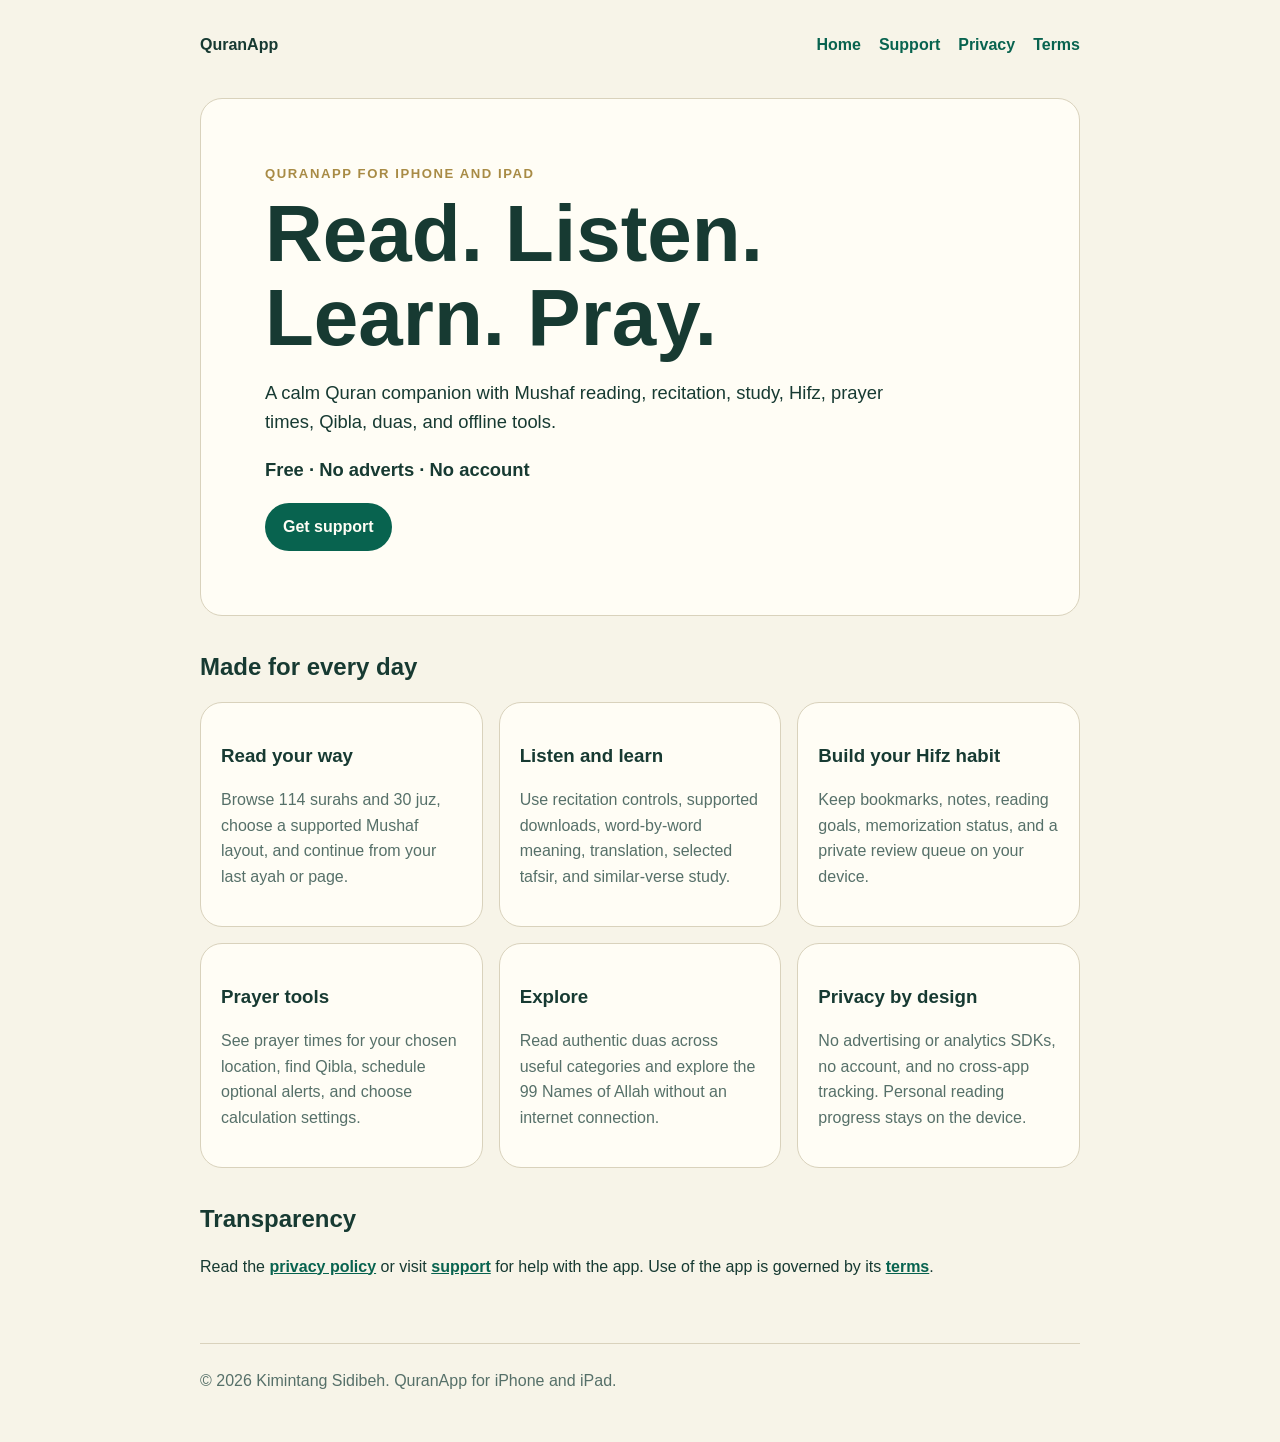
<file: index.html>
<!doctype html>
<html lang="en">
  <head>
    <meta charset="utf-8">
    <meta name="viewport" content="width=device-width, initial-scale=1">
    <meta
      name="description"
      content="QuranApp for iPhone and iPad: read, listen, learn, and keep daily worship tools together without adverts or an account."
    >
    <title>QuranApp for iPhone and iPad</title>
    <link rel="stylesheet" href="styles.css">
  </head>
  <body>
    <header>
      <nav aria-label="Main navigation">
        <strong>QuranApp</strong>
        <a href="index.html" aria-current="page">Home</a>
        <a href="support.html">Support</a>
        <a href="privacy-policy.html">Privacy</a>
        <a href="terms-of-use.html">Terms</a>
      </nav>
    </header>
    <main>
      <section class="hero">
        <div class="eyebrow">QuranApp for iPhone and iPad</div>
        <h1>Read. Listen. Learn. Pray.</h1>
        <p>
          A calm Quran companion with Mushaf reading, recitation, study, Hifz,
          prayer times, Qibla, duas, and offline tools.
        </p>
        <p><strong>Free · No adverts · No account</strong></p>
        <a class="button" href="support.html">Get support</a>
      </section>

      <h2>Made for every day</h2>
      <section class="grid" aria-label="App features">
        <article class="card">
          <h3>Read your way</h3>
          <p>
            Browse 114 surahs and 30 juz, choose a supported Mushaf layout, and
            continue from your last ayah or page.
          </p>
        </article>
        <article class="card">
          <h3>Listen and learn</h3>
          <p>
            Use recitation controls, supported downloads, word-by-word meaning,
            translation, selected tafsir, and similar-verse study.
          </p>
        </article>
        <article class="card">
          <h3>Build your Hifz habit</h3>
          <p>
            Keep bookmarks, notes, reading goals, memorization status, and a
            private review queue on your device.
          </p>
        </article>
        <article class="card">
          <h3>Prayer tools</h3>
          <p>
            See prayer times for your chosen location, find Qibla, schedule
            optional alerts, and choose calculation settings.
          </p>
        </article>
        <article class="card">
          <h3>Explore</h3>
          <p>
            Read authentic duas across useful categories and explore the 99
            Names of Allah without an internet connection.
          </p>
        </article>
        <article class="card">
          <h3>Privacy by design</h3>
          <p>
            No advertising or analytics SDKs, no account, and no cross-app
            tracking. Personal reading progress stays on the device.
          </p>
        </article>
      </section>

      <h2>Transparency</h2>
      <p>
        Read the <a href="privacy-policy.html">privacy policy</a> or visit
        <a href="support.html">support</a> for help with the app. Use of the app
        is governed by its <a href="terms-of-use.html">terms</a>.
      </p>
    </main>
    <footer>© 2026 Kimintang Sidibeh. QuranApp for iPhone and iPad.</footer>
  </body>
</html>
</file>
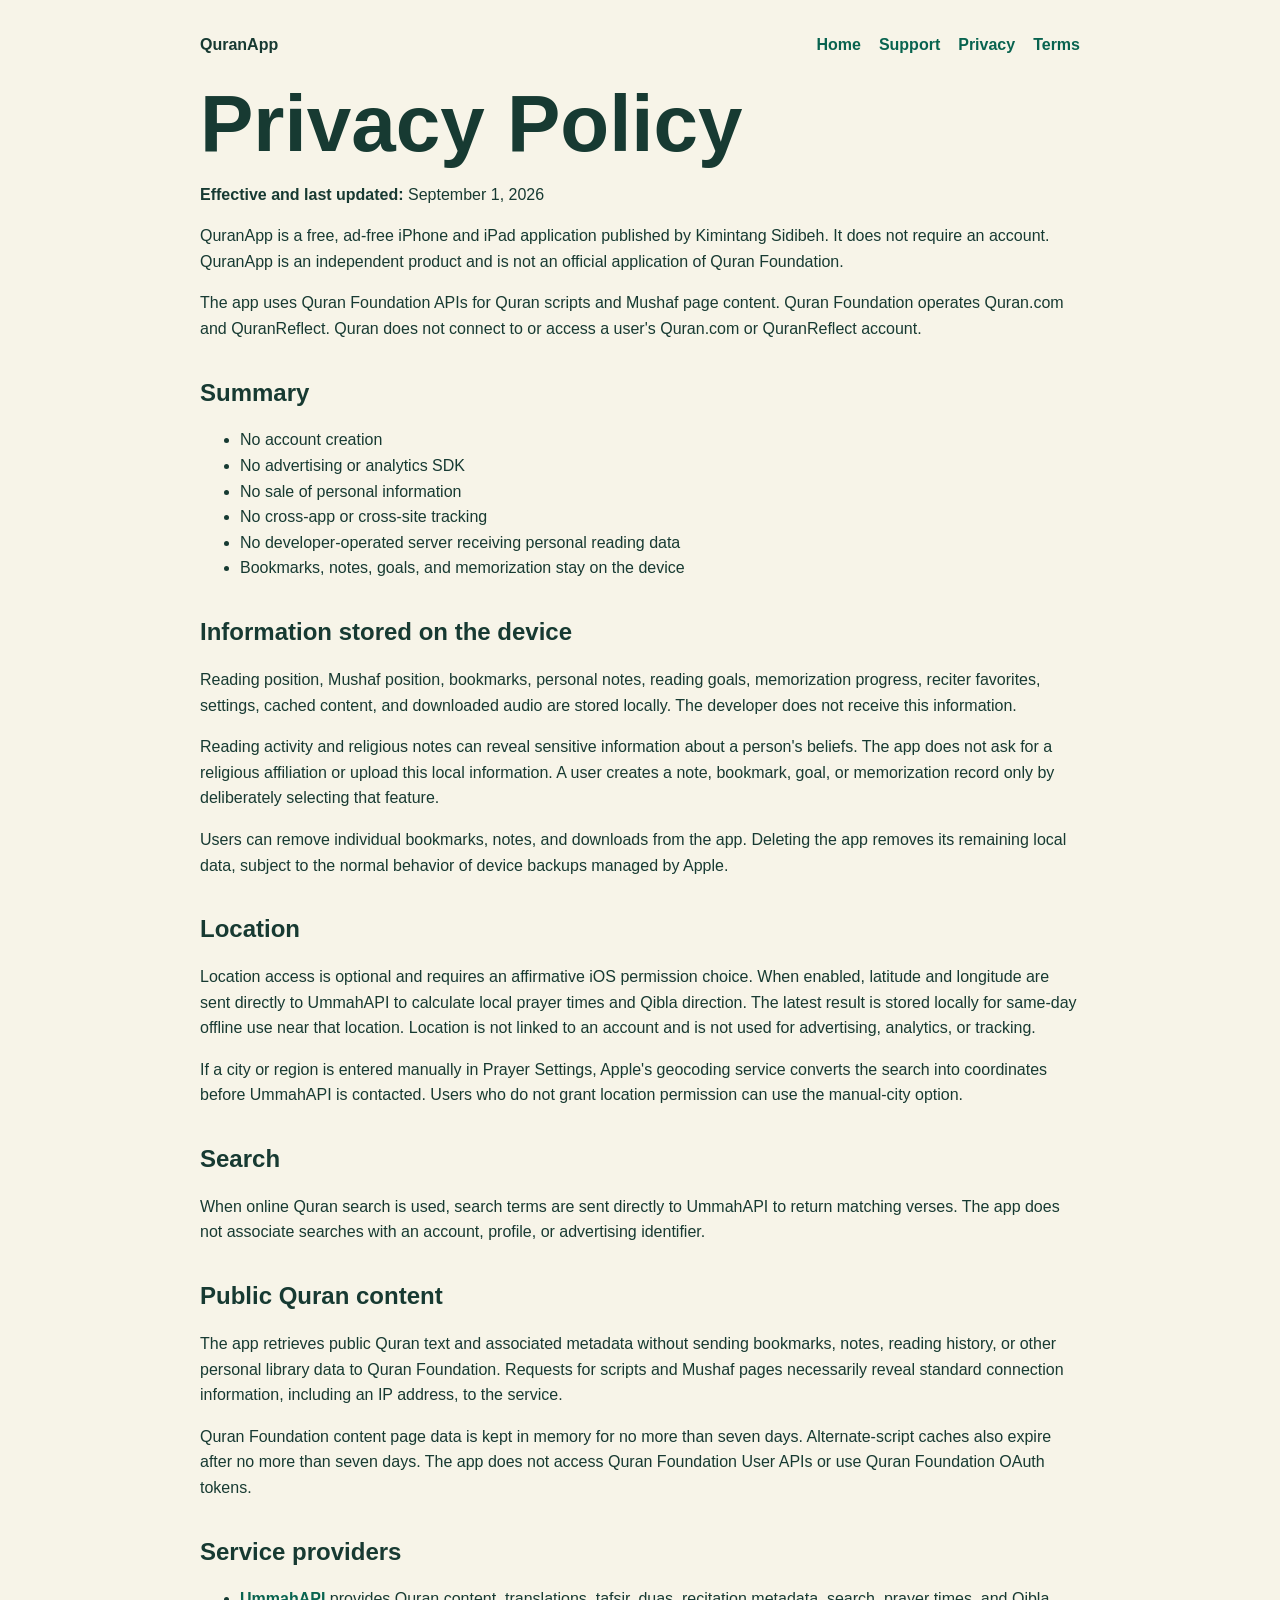
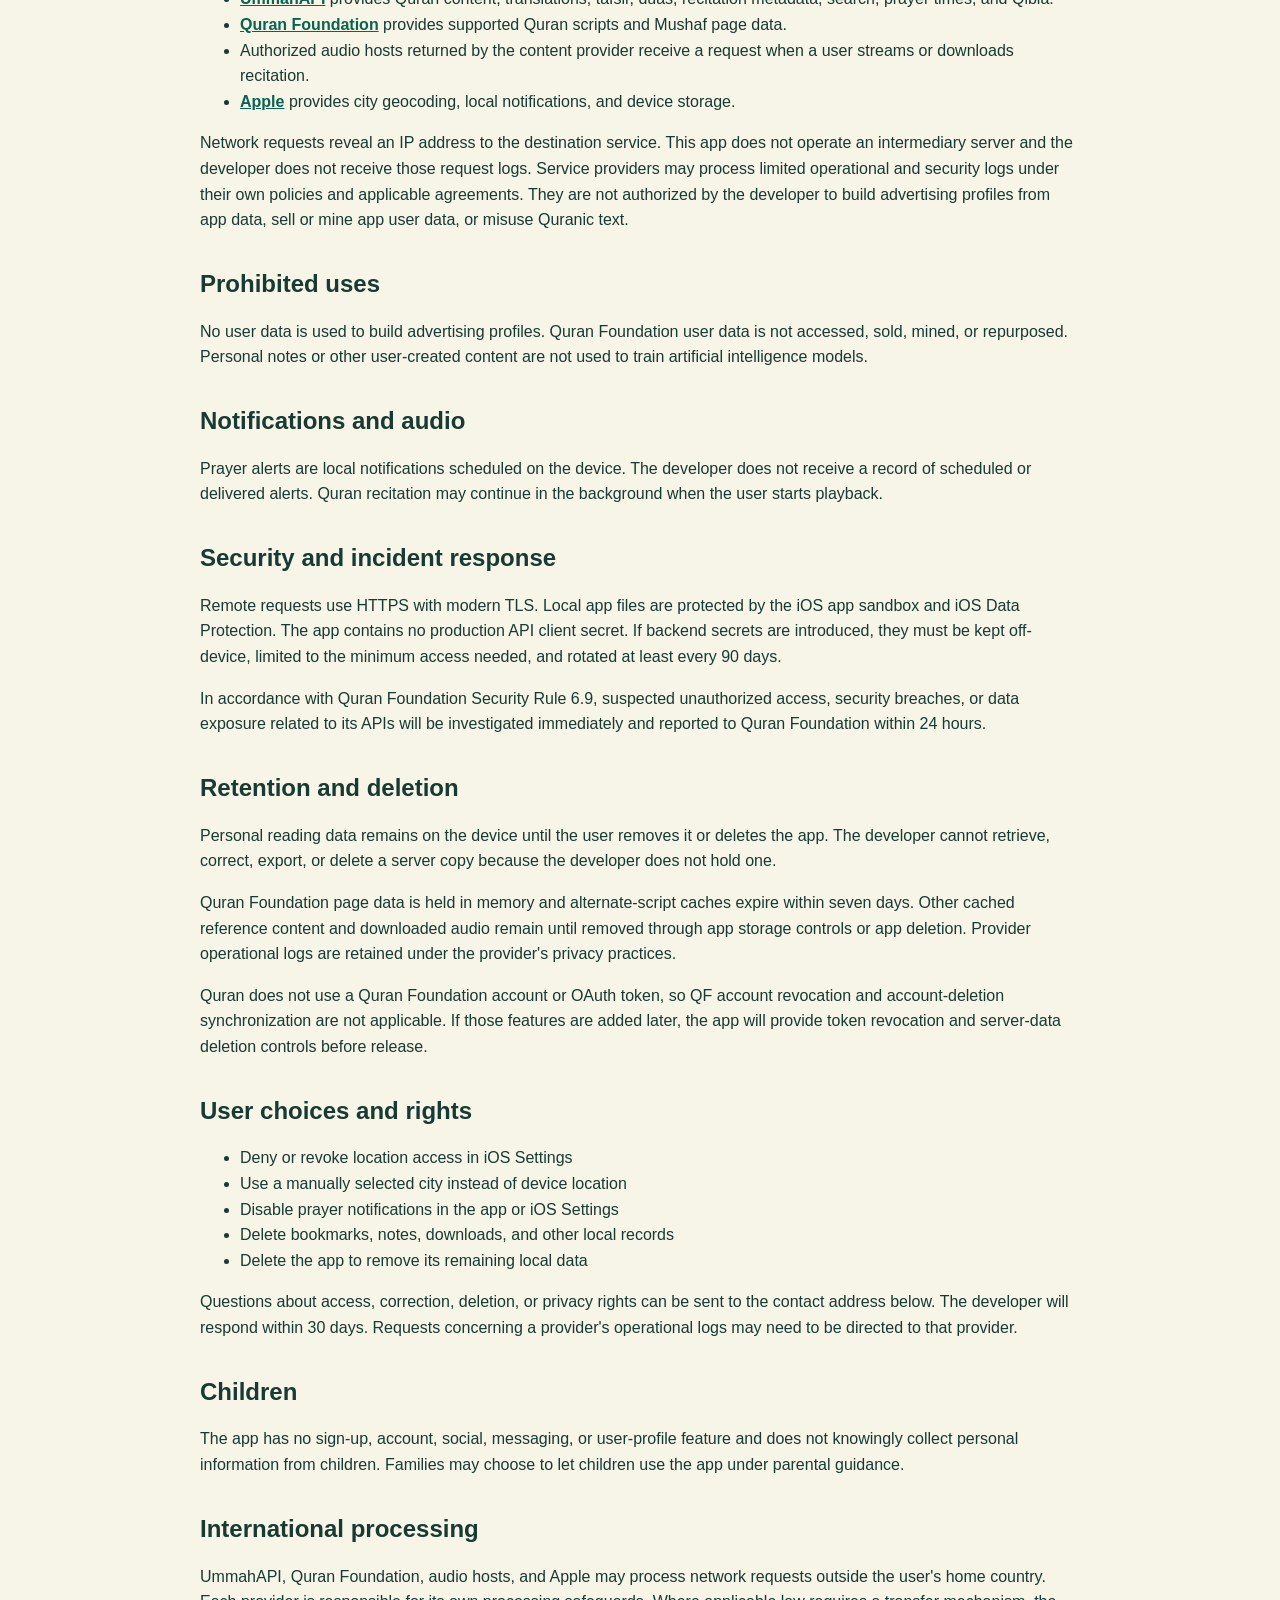
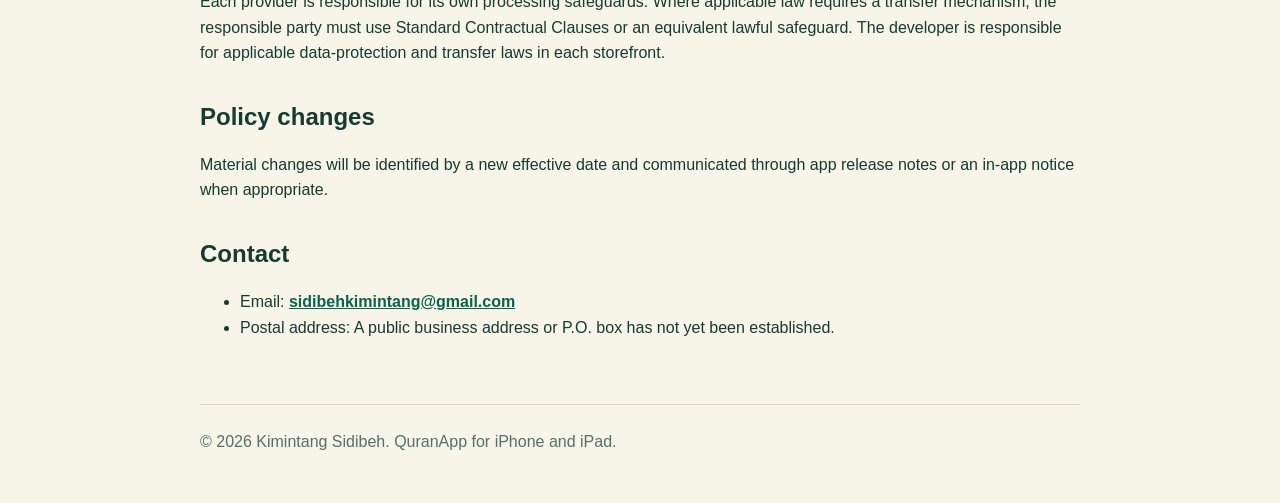
<file: privacy-policy.html>
<!doctype html>
<html lang="en">
  <head>
    <meta charset="utf-8">
    <meta name="viewport" content="width=device-width, initial-scale=1">
    <meta
      name="description"
      content="Privacy policy for the QuranApp app for iPhone and iPad."
    >
    <title>Privacy Policy — QuranApp</title>
    <link rel="stylesheet" href="styles.css">
  </head>
  <body>
    <header>
      <nav aria-label="Main navigation">
        <strong>QuranApp</strong>
        <a href="index.html">Home</a>
        <a href="support.html">Support</a>
        <a href="privacy-policy.html" aria-current="page">Privacy</a>
        <a href="terms-of-use.html">Terms</a>
      </nav>
    </header>
    <main>
      <h1>Privacy Policy</h1>
      <p><strong>Effective and last updated:</strong> September 1, 2026</p>
      <p>
        QuranApp is a free, ad-free iPhone and iPad application published by
        Kimintang Sidibeh. It does not require an account. QuranApp is an
        independent product and is not an official application of Quran
        Foundation.
      </p>
      <p>
        The app uses Quran Foundation APIs for Quran scripts and Mushaf page
        content. Quran Foundation operates Quran.com and QuranReflect. Quran
        does not connect to or access a user's Quran.com or QuranReflect
        account.
      </p>

      <h2>Summary</h2>
      <ul>
        <li>No account creation</li>
        <li>No advertising or analytics SDK</li>
        <li>No sale of personal information</li>
        <li>No cross-app or cross-site tracking</li>
        <li>No developer-operated server receiving personal reading data</li>
        <li>Bookmarks, notes, goals, and memorization stay on the device</li>
      </ul>

      <h2>Information stored on the device</h2>
      <p>
        Reading position, Mushaf position, bookmarks, personal notes, reading
        goals, memorization progress, reciter favorites, settings, cached
        content, and downloaded audio are stored locally. The developer does
        not receive this information.
      </p>
      <p>
        Reading activity and religious notes can reveal sensitive information
        about a person's beliefs. The app does not ask for a religious
        affiliation or upload this local information. A user creates a note,
        bookmark, goal, or memorization record only by deliberately selecting
        that feature.
      </p>
      <p>
        Users can remove individual bookmarks, notes, and downloads from the
        app. Deleting the app removes its remaining local data, subject to the
        normal behavior of device backups managed by Apple.
      </p>

      <h2>Location</h2>
      <p>
        Location access is optional and requires an affirmative iOS permission
        choice. When enabled, latitude and longitude are sent directly to
        UmmahAPI to calculate local prayer times and Qibla direction. The
        latest result is stored locally for same-day offline use near that
        location. Location is not linked to an account and is not used for
        advertising, analytics, or tracking.
      </p>
      <p>
        If a city or region is entered manually in Prayer Settings, Apple's
        geocoding service converts the search into coordinates before UmmahAPI
        is contacted. Users who do not grant location permission can use the
        manual-city option.
      </p>

      <h2>Search</h2>
      <p>
        When online Quran search is used, search terms are sent directly to
        UmmahAPI to return matching verses. The app does not associate searches
        with an account, profile, or advertising identifier.
      </p>

      <h2>Public Quran content</h2>
      <p>
        The app retrieves public Quran text and associated metadata without
        sending bookmarks, notes, reading history, or other personal library
        data to Quran Foundation. Requests for scripts and Mushaf pages
        necessarily reveal standard connection information, including an IP
        address, to the service.
      </p>
      <p>
        Quran Foundation content page data is kept in memory for no more than
        seven days. Alternate-script caches also expire after no more than
        seven days. The app does not access Quran Foundation User APIs or use
        Quran Foundation OAuth tokens.
      </p>

      <h2>Service providers</h2>
      <ul>
        <li>
          <a href="https://ummahapi.com">UmmahAPI</a> provides Quran content,
          translations, tafsir, duas, recitation metadata, search, prayer
          times, and Qibla.
        </li>
        <li>
          <a href="https://quran.com/privacy">Quran Foundation</a> provides
          supported Quran scripts and Mushaf page data.
        </li>
        <li>
          Authorized audio hosts returned by the content provider receive a
          request when a user streams or downloads recitation.
        </li>
        <li>
          <a href="https://www.apple.com/legal/privacy/">Apple</a> provides
          city geocoding, local notifications, and device storage.
        </li>
      </ul>
      <p>
        Network requests reveal an IP address to the destination service. This
        app does not operate an intermediary server and the developer does not
        receive those request logs. Service providers may process limited
        operational and security logs under their own policies and applicable
        agreements. They are not authorized by the developer to build
        advertising profiles from app data, sell or mine app user data, or
        misuse Quranic text.
      </p>

      <h2>Prohibited uses</h2>
      <p>
        No user data is used to build advertising profiles. Quran Foundation
        user data is not accessed, sold, mined, or repurposed. Personal notes
        or other user-created content are not used to train artificial
        intelligence models.
      </p>

      <h2>Notifications and audio</h2>
      <p>
        Prayer alerts are local notifications scheduled on the device. The
        developer does not receive a record of scheduled or delivered alerts.
        Quran recitation may continue in the background when the user starts
        playback.
      </p>

      <h2>Security and incident response</h2>
      <p>
        Remote requests use HTTPS with modern TLS. Local app files are
        protected by the iOS app sandbox and iOS Data Protection. The app
        contains no production API client secret. If backend secrets are
        introduced, they must be kept off-device, limited to the minimum access
        needed, and rotated at least every 90 days.
      </p>
      <p>
        In accordance with Quran Foundation Security Rule 6.9, suspected
        unauthorized access, security breaches, or data exposure related to
        its APIs will be investigated immediately and reported to Quran
        Foundation within 24 hours.
      </p>

      <h2>Retention and deletion</h2>
      <p>
        Personal reading data remains on the device until the user removes it
        or deletes the app. The developer cannot retrieve, correct, export, or
        delete a server copy because the developer does not hold one.
      </p>
      <p>
        Quran Foundation page data is held in memory and alternate-script
        caches expire within seven days. Other cached reference content and
        downloaded audio remain until removed through app storage controls or
        app deletion. Provider operational logs are retained under the
        provider's privacy practices.
      </p>
      <p>
        Quran does not use a Quran Foundation account or OAuth token, so QF
        account revocation and account-deletion synchronization are not
        applicable. If those features are added later, the app will provide
        token revocation and server-data deletion controls before release.
      </p>

      <h2>User choices and rights</h2>
      <ul>
        <li>Deny or revoke location access in iOS Settings</li>
        <li>Use a manually selected city instead of device location</li>
        <li>Disable prayer notifications in the app or iOS Settings</li>
        <li>Delete bookmarks, notes, downloads, and other local records</li>
        <li>Delete the app to remove its remaining local data</li>
      </ul>
      <p>
        Questions about access, correction, deletion, or privacy rights can be
        sent to the contact address below. The developer will respond within
        30 days. Requests concerning a provider's operational logs may need to
        be directed to that provider.
      </p>

      <h2>Children</h2>
      <p>
        The app has no sign-up, account, social, messaging, or user-profile
        feature and does not knowingly collect personal information from
        children. Families may choose to let children use the app under
        parental guidance.
      </p>

      <h2>International processing</h2>
      <p>
        UmmahAPI, Quran Foundation, audio hosts, and Apple may process network
        requests outside the user's home country. Each provider is responsible
        for its own processing safeguards. Where applicable law requires a
        transfer mechanism, the responsible party must use Standard Contractual
        Clauses or an equivalent lawful safeguard. The developer is responsible
        for applicable data-protection and transfer laws in each storefront.
      </p>

      <h2>Policy changes</h2>
      <p>
        Material changes will be identified by a new effective date and
        communicated through app release notes or an in-app notice when
        appropriate.
      </p>

      <h2>Contact</h2>
      <ul>
        <li>
          Email:
          <a href="mailto:sidibehkimintang@gmail.com">
            sidibehkimintang@gmail.com
          </a>
        </li>
        <li>
          Postal address: A public business address or P.O. box has not yet
          been established.
        </li>
      </ul>
    </main>
    <footer>© 2026 Kimintang Sidibeh. QuranApp for iPhone and iPad.</footer>
  </body>
</html>
</file>
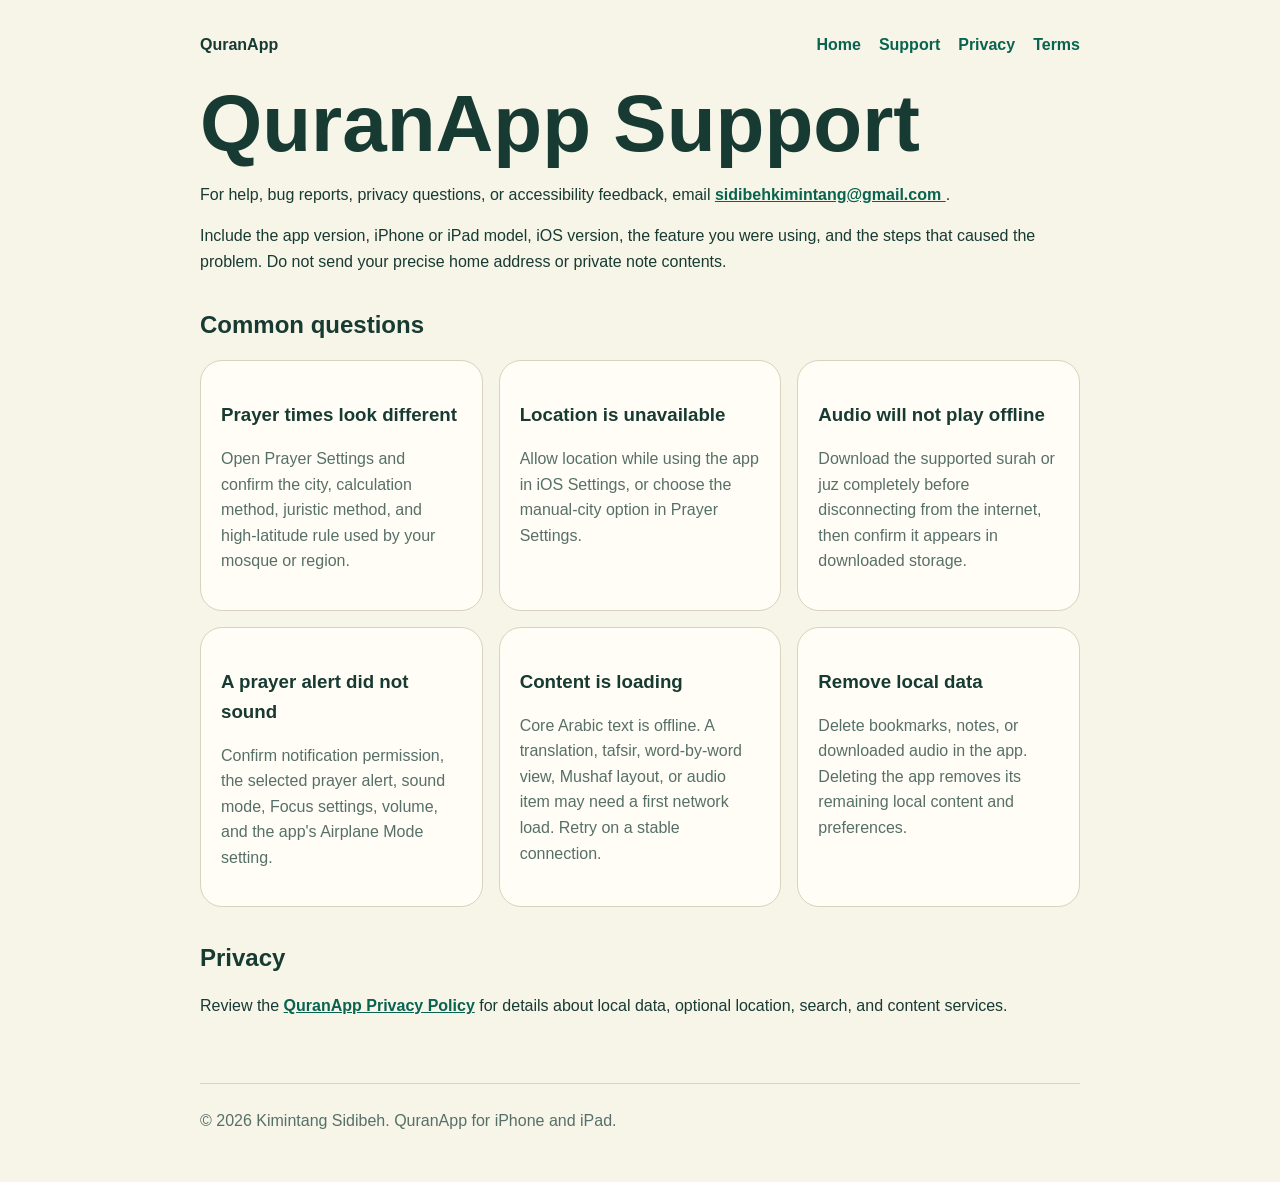
<file: support.html>
<!doctype html>
<html lang="en">
  <head>
    <meta charset="utf-8">
    <meta name="viewport" content="width=device-width, initial-scale=1">
    <meta
      name="description"
      content="Support and troubleshooting for the QuranApp app for iPhone and iPad."
    >
    <title>Support — QuranApp</title>
    <link rel="stylesheet" href="styles.css">
  </head>
  <body>
    <header>
      <nav aria-label="Main navigation">
        <strong>QuranApp</strong>
        <a href="index.html">Home</a>
        <a href="support.html" aria-current="page">Support</a>
        <a href="privacy-policy.html">Privacy</a>
        <a href="terms-of-use.html">Terms</a>
      </nav>
    </header>
    <main>
      <h1>QuranApp Support</h1>
      <p>
        For help, bug reports, privacy questions, or accessibility feedback,
        email
        <a href="mailto:sidibehkimintang@gmail.com">
          sidibehkimintang@gmail.com
        </a>.
      </p>
      <p>
        Include the app version, iPhone or iPad model, iOS version, the feature
        you were using, and the steps that caused the problem. Do not send your
        precise home address or private note contents.
      </p>

      <h2>Common questions</h2>
      <section class="grid">
        <article class="card">
          <h3>Prayer times look different</h3>
          <p>
            Open Prayer Settings and confirm the city, calculation method,
            juristic method, and high-latitude rule used by your mosque or
            region.
          </p>
        </article>
        <article class="card">
          <h3>Location is unavailable</h3>
          <p>
            Allow location while using the app in iOS Settings, or choose the
            manual-city option in Prayer Settings.
          </p>
        </article>
        <article class="card">
          <h3>Audio will not play offline</h3>
          <p>
            Download the supported surah or juz completely before disconnecting
            from the internet, then confirm it appears in downloaded storage.
          </p>
        </article>
        <article class="card">
          <h3>A prayer alert did not sound</h3>
          <p>
            Confirm notification permission, the selected prayer alert, sound
            mode, Focus settings, volume, and the app's Airplane Mode setting.
          </p>
        </article>
        <article class="card">
          <h3>Content is loading</h3>
          <p>
            Core Arabic text is offline. A translation, tafsir, word-by-word
            view, Mushaf layout, or audio item may need a first network load.
            Retry on a stable connection.
          </p>
        </article>
        <article class="card">
          <h3>Remove local data</h3>
          <p>
            Delete bookmarks, notes, or downloaded audio in the app. Deleting
            the app removes its remaining local content and preferences.
          </p>
        </article>
      </section>

      <h2>Privacy</h2>
      <p>
        Review the <a href="privacy-policy.html">QuranApp Privacy Policy</a> for
        details about local data, optional location, search, and content
        services.
      </p>
    </main>
    <footer>© 2026 Kimintang Sidibeh. QuranApp for iPhone and iPad.</footer>
  </body>
</html>
</file>
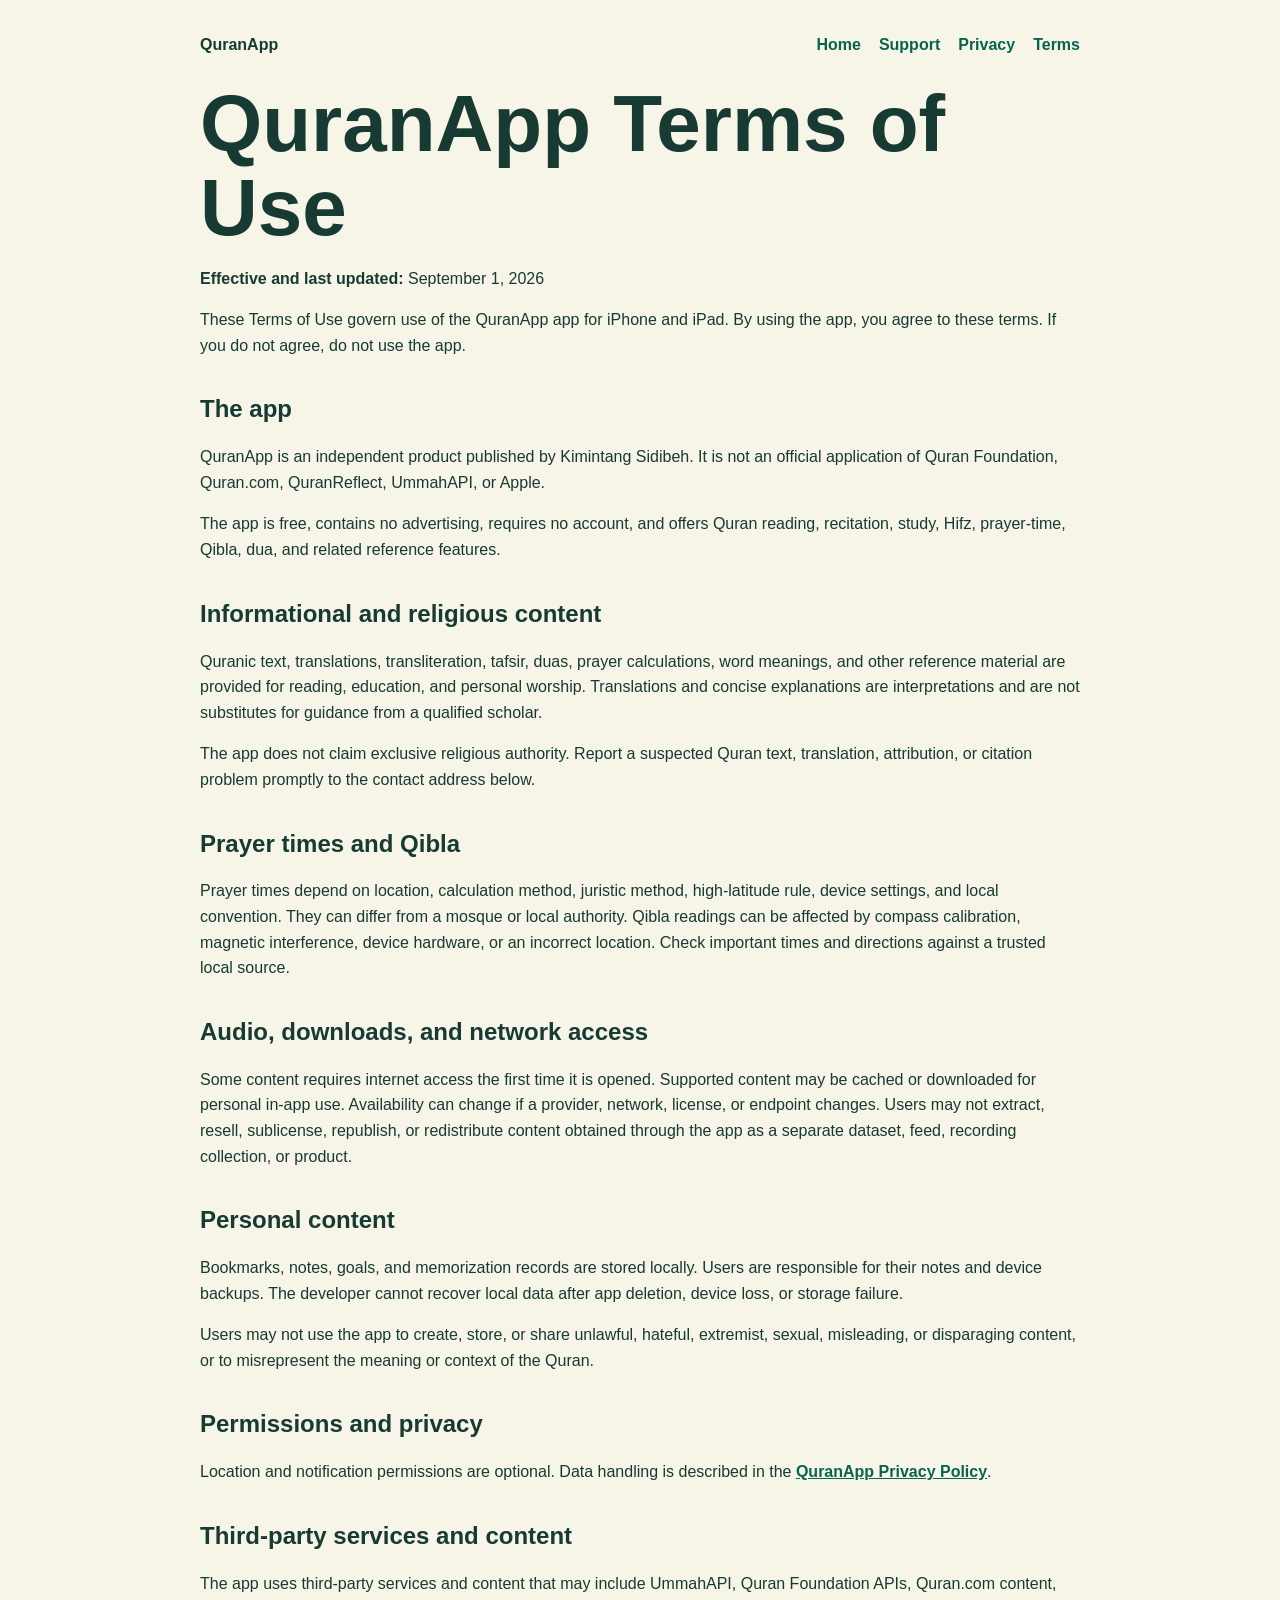
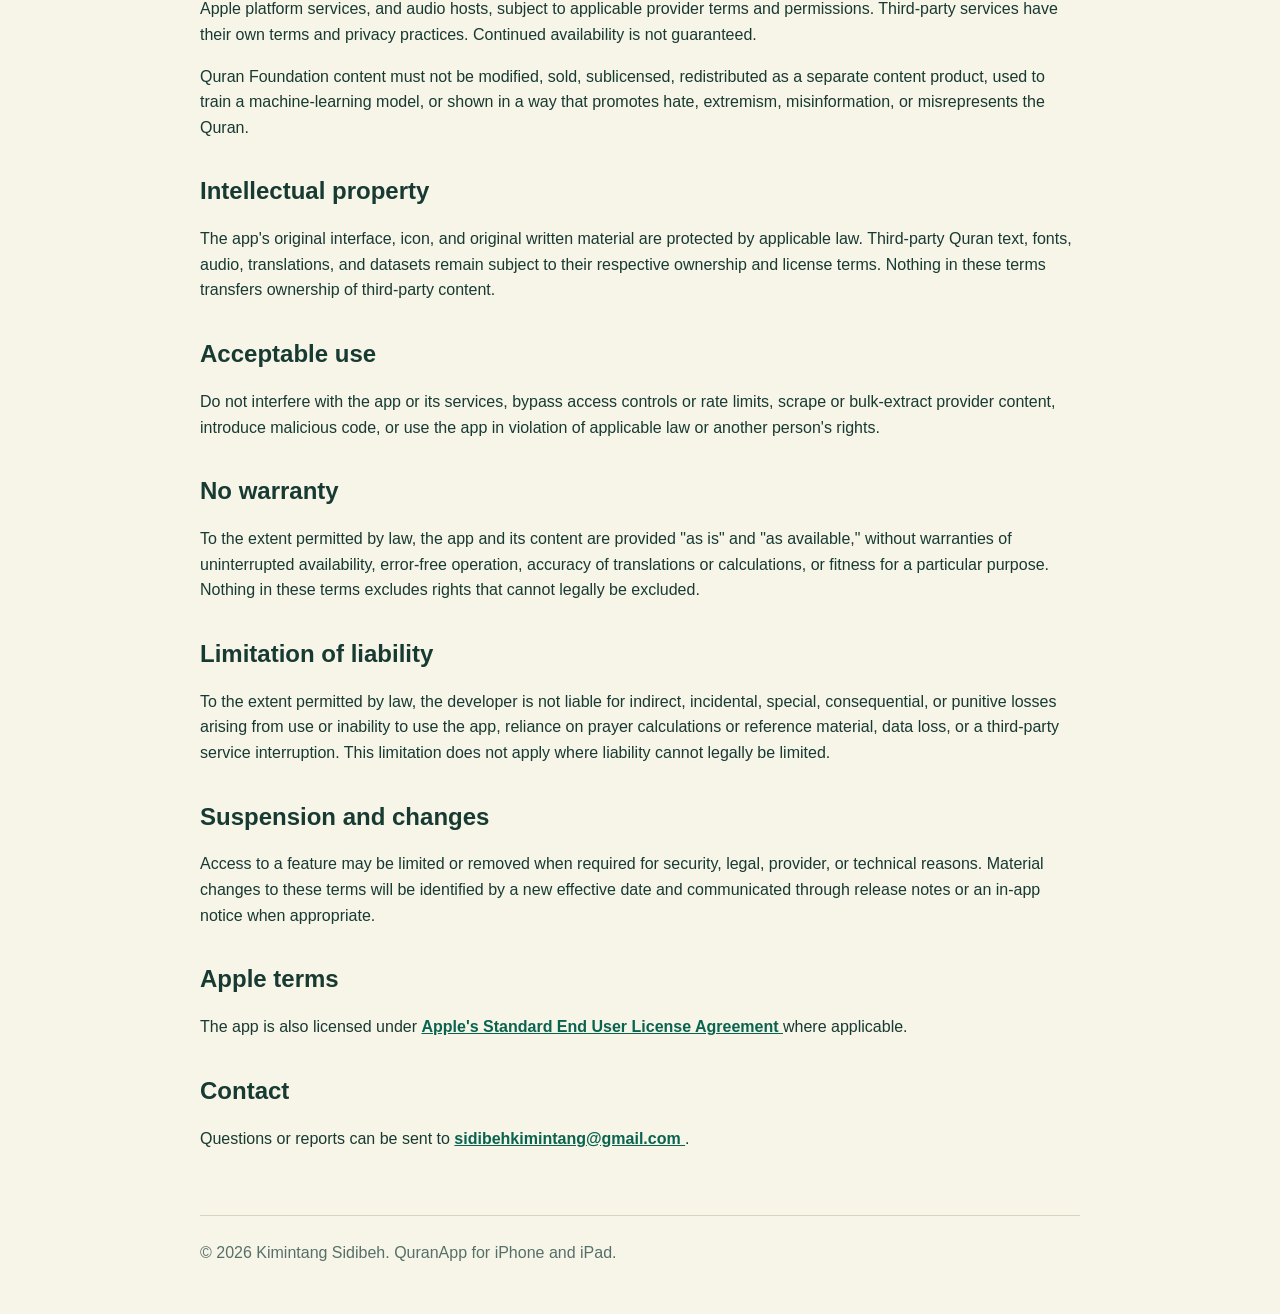
<file: terms-of-use.html>
<!doctype html>
<html lang="en">
  <head>
    <meta charset="utf-8">
    <meta name="viewport" content="width=device-width, initial-scale=1">
    <meta
      name="description"
      content="Terms of use for the QuranApp app for iPhone and iPad."
    >
    <title>Terms of Use — QuranApp</title>
    <link rel="stylesheet" href="styles.css">
  </head>
  <body>
    <header>
      <nav aria-label="Main navigation">
        <strong>QuranApp</strong>
        <a href="index.html">Home</a>
        <a href="support.html">Support</a>
        <a href="privacy-policy.html">Privacy</a>
        <a href="terms-of-use.html" aria-current="page">Terms</a>
      </nav>
    </header>
    <main>
      <h1>QuranApp Terms of Use</h1>
      <p><strong>Effective and last updated:</strong> September 1, 2026</p>
      <p>
        These Terms of Use govern use of the QuranApp app for iPhone and iPad. By
        using the app, you agree to these terms. If you do not agree, do not use
        the app.
      </p>

      <h2>The app</h2>
      <p>
        QuranApp is an independent product published by Kimintang Sidibeh. It is
        not an official application of Quran Foundation, Quran.com,
        QuranReflect, UmmahAPI, or Apple.
      </p>
      <p>
        The app is free, contains no advertising, requires no account, and
        offers Quran reading, recitation, study, Hifz, prayer-time, Qibla, dua,
        and related reference features.
      </p>

      <h2>Informational and religious content</h2>
      <p>
        Quranic text, translations, transliteration, tafsir, duas, prayer
        calculations, word meanings, and other reference material are provided
        for reading, education, and personal worship. Translations and concise
        explanations are interpretations and are not substitutes for guidance
        from a qualified scholar.
      </p>
      <p>
        The app does not claim exclusive religious authority. Report a
        suspected Quran text, translation, attribution, or citation problem
        promptly to the contact address below.
      </p>

      <h2>Prayer times and Qibla</h2>
      <p>
        Prayer times depend on location, calculation method, juristic method,
        high-latitude rule, device settings, and local convention. They can
        differ from a mosque or local authority. Qibla readings can be affected
        by compass calibration, magnetic interference, device hardware, or an
        incorrect location. Check important times and directions against a
        trusted local source.
      </p>

      <h2>Audio, downloads, and network access</h2>
      <p>
        Some content requires internet access the first time it is opened.
        Supported content may be cached or downloaded for personal in-app use.
        Availability can change if a provider, network, license, or endpoint
        changes. Users may not extract, resell, sublicense, republish, or
        redistribute content obtained through the app as a separate dataset,
        feed, recording collection, or product.
      </p>

      <h2>Personal content</h2>
      <p>
        Bookmarks, notes, goals, and memorization records are stored locally.
        Users are responsible for their notes and device backups. The developer
        cannot recover local data after app deletion, device loss, or storage
        failure.
      </p>
      <p>
        Users may not use the app to create, store, or share unlawful, hateful,
        extremist, sexual, misleading, or disparaging content, or to
        misrepresent the meaning or context of the Quran.
      </p>

      <h2>Permissions and privacy</h2>
      <p>
        Location and notification permissions are optional. Data handling is
        described in the <a href="privacy-policy.html">QuranApp Privacy Policy</a>.
      </p>

      <h2>Third-party services and content</h2>
      <p>
        The app uses third-party services and content that may include UmmahAPI,
        Quran Foundation APIs, Quran.com content, Apple platform services, and
        audio hosts, subject to applicable provider terms and permissions.
        Third-party services have their own terms and privacy practices.
        Continued availability is not guaranteed.
      </p>
      <p>
        Quran Foundation content must not be modified, sold, sublicensed,
        redistributed as a separate content product, used to train a
        machine-learning model, or shown in a way that promotes hate,
        extremism, misinformation, or misrepresents the Quran.
      </p>

      <h2>Intellectual property</h2>
      <p>
        The app's original interface, icon, and original written material are
        protected by applicable law. Third-party Quran text, fonts, audio,
        translations, and datasets remain subject to their respective
        ownership and license terms. Nothing in these terms transfers ownership
        of third-party content.
      </p>

      <h2>Acceptable use</h2>
      <p>
        Do not interfere with the app or its services, bypass access controls
        or rate limits, scrape or bulk-extract provider content, introduce
        malicious code, or use the app in violation of applicable law or
        another person's rights.
      </p>

      <h2>No warranty</h2>
      <p>
        To the extent permitted by law, the app and its content are provided
        "as is" and "as available," without warranties of uninterrupted
        availability, error-free operation, accuracy of translations or
        calculations, or fitness for a particular purpose. Nothing in these
        terms excludes rights that cannot legally be excluded.
      </p>

      <h2>Limitation of liability</h2>
      <p>
        To the extent permitted by law, the developer is not liable for
        indirect, incidental, special, consequential, or punitive losses
        arising from use or inability to use the app, reliance on prayer
        calculations or reference material, data loss, or a third-party service
        interruption. This limitation does not apply where liability cannot
        legally be limited.
      </p>

      <h2>Suspension and changes</h2>
      <p>
        Access to a feature may be limited or removed when required for
        security, legal, provider, or technical reasons. Material changes to
        these terms will be identified by a new effective date and communicated
        through release notes or an in-app notice when appropriate.
      </p>

      <h2>Apple terms</h2>
      <p>
        The app is also licensed under
        <a href="https://www.apple.com/legal/internet-services/itunes/dev/stdeula/">
          Apple's Standard End User License Agreement
        </a>
        where applicable.
      </p>

      <h2>Contact</h2>
      <p>
        Questions or reports can be sent to
        <a href="mailto:sidibehkimintang@gmail.com">
          sidibehkimintang@gmail.com
        </a>.
      </p>
    </main>
    <footer>© 2026 Kimintang Sidibeh. QuranApp for iPhone and iPad.</footer>
  </body>
</html>
</file>
<file: styles.css>
:root {
  color-scheme: light dark;
  --background: #f7f4e8;
  --surface: #fffdf5;
  --text: #173a32;
  --muted: #567069;
  --accent: #08634f;
  --gold: #a88b45;
  --border: #d9d2bc;
}

@media (prefers-color-scheme: dark) {
  :root {
    --background: #092f28;
    --surface: #0d3a31;
    --text: #fffbed;
    --muted: #b8cbc4;
    --accent: #93d2ba;
    --gold: #d6bd78;
    --border: #315a50;
  }
}

* {
  box-sizing: border-box;
}

body {
  margin: 0;
  background: var(--background);
  color: var(--text);
  font-family: -apple-system, BlinkMacSystemFont, "Segoe UI", sans-serif;
  line-height: 1.6;
}

header,
main,
footer {
  width: min(880px, calc(100% - 40px));
  margin-inline: auto;
}

header {
  padding-block: 32px 16px;
}

nav {
  display: flex;
  flex-wrap: wrap;
  align-items: center;
  gap: 18px;
}

nav strong {
  margin-right: auto;
  color: var(--text);
}

a {
  color: var(--accent);
  font-weight: 600;
}

nav a {
  text-decoration: none;
}

main {
  padding-bottom: 48px;
}

.hero,
.card {
  border: 1px solid var(--border);
  border-radius: 22px;
  background: var(--surface);
}

.hero {
  padding: clamp(28px, 7vw, 64px);
  margin-block: 24px;
}

.hero p {
  max-width: 650px;
  font-size: 1.15rem;
}

.eyebrow {
  color: var(--gold);
  font-size: 0.82rem;
  font-weight: 800;
  letter-spacing: 0.12em;
  text-transform: uppercase;
}

h1 {
  margin-block: 8px 12px;
  font-size: clamp(2.5rem, 8vw, 5rem);
  line-height: 1.05;
}

h2 {
  margin-top: 36px;
  line-height: 1.25;
}

h3 {
  margin-bottom: 4px;
}

.grid {
  display: grid;
  grid-template-columns: repeat(auto-fit, minmax(230px, 1fr));
  gap: 16px;
}

.card {
  padding: 20px;
}

.card p {
  color: var(--muted);
}

.button {
  display: inline-block;
  border-radius: 999px;
  background: var(--accent);
  color: var(--surface);
  padding: 11px 18px;
  text-decoration: none;
}

footer {
  border-top: 1px solid var(--border);
  color: var(--muted);
  padding-block: 24px 48px;
}

code {
  overflow-wrap: anywhere;
}
</file>
